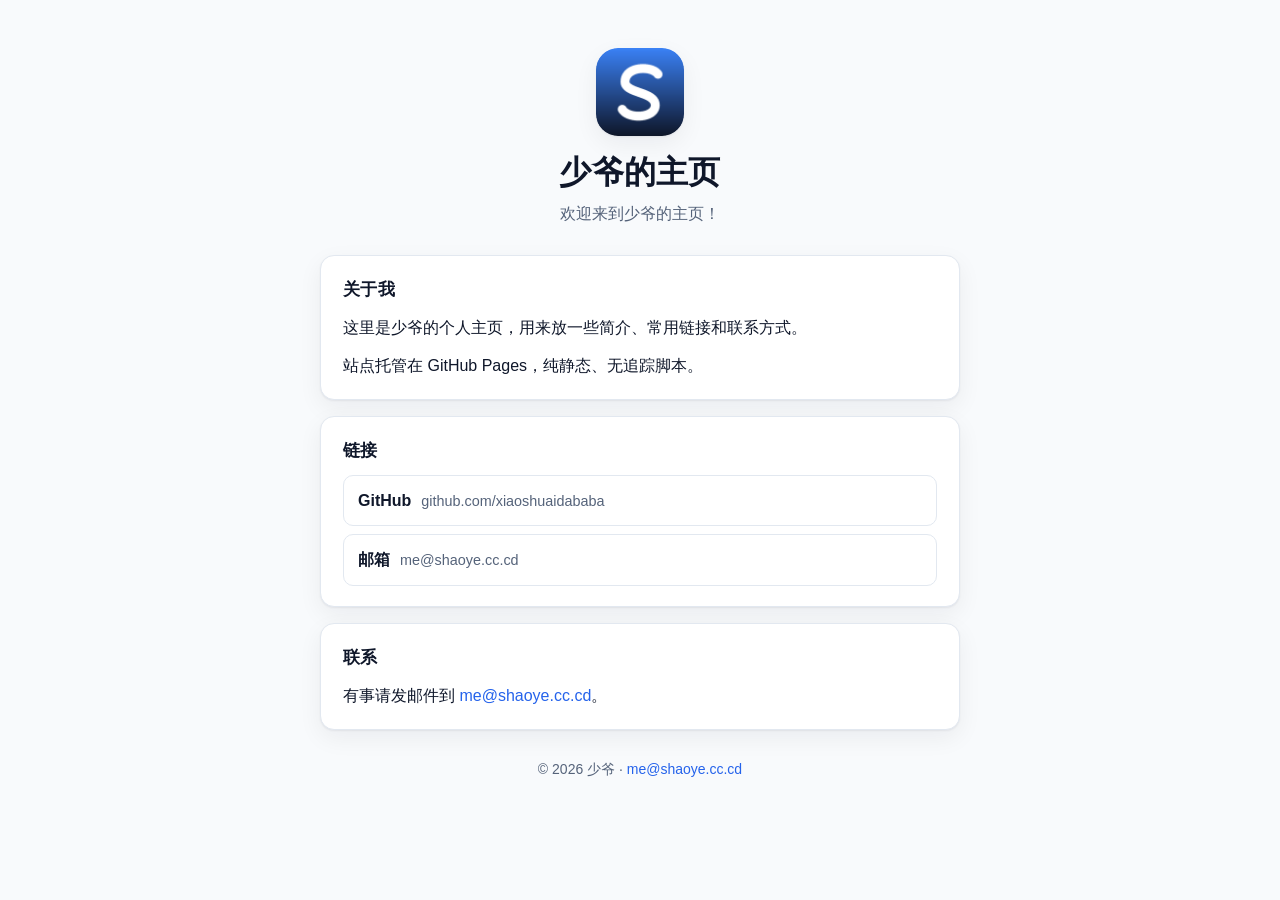
<file: index.html>
<!DOCTYPE html>
<html lang="zh-CN">
<head>
<meta charset="UTF-8">
<meta name="viewport" content="width=device-width, initial-scale=1">
<title>少爷的主页</title>
<meta name="description" content="少爷的个人主页：简介、常用链接与联系方式。">
<meta name="author" content="少爷">
<meta name="theme-color" content="#0f172a" media="(prefers-color-scheme: dark)">
<meta name="theme-color" content="#f8fafc" media="(prefers-color-scheme: light)">
<link rel="canonical" href="https://shaoye.cc.cd/">

<!-- Open Graph / 社交分享 -->
<meta property="og:type" content="website">
<meta property="og:site_name" content="少爷的主页">
<meta property="og:title" content="少爷的主页">
<meta property="og:description" content="少爷的个人主页：简介、常用链接与联系方式。">
<meta property="og:url" content="https://shaoye.cc.cd/">
<meta property="og:image" content="https://shaoye.cc.cd/og-image.png">
<meta property="og:image:width" content="1200">
<meta property="og:image:height" content="630">
<meta property="og:locale" content="zh_CN">
<meta name="twitter:card" content="summary_large_image">
<meta name="twitter:title" content="少爷的主页">
<meta name="twitter:description" content="少爷的个人主页：简介、常用链接与联系方式。">
<meta name="twitter:image" content="https://shaoye.cc.cd/og-image.png">

<!-- 图标 -->
<link rel="icon" href="/favicon.svg" type="image/svg+xml">
<link rel="icon" href="/favicon.ico" sizes="any">
<link rel="apple-touch-icon" href="/apple-touch-icon.png">

<link rel="stylesheet" href="/assets/style.css">
</head>
<body>
<a class="skip-link" href="#main">跳到主要内容</a>

<main id="main" class="wrap">
  <header class="hero">
    <img class="avatar" src="/apple-touch-icon.png" width="88" height="88" alt="少爷的站点图标" loading="eager">
    <h1>少爷的主页</h1>
    <p class="tagline">欢迎来到少爷的主页！</p>
  </header>

  <section class="card" aria-labelledby="about-h">
    <h2 id="about-h">关于我</h2>
    <p>这里是少爷的个人主页，用来放一些简介、常用链接和联系方式。</p>
    <p>站点托管在 GitHub Pages，纯静态、无追踪脚本。</p>
  </section>

  <section class="card" aria-labelledby="links-h">
    <h2 id="links-h">链接</h2>
    <ul class="links">
      <li>
        <a href="https://github.com/xiaoshuaidababa" rel="me noopener noreferrer" target="_blank">
          <span class="lk-name">GitHub</span>
          <span class="lk-desc">github.com/xiaoshuaidababa</span>
        </a>
      </li>
      <li>
        <a href="mailto:me@shaoye.cc.cd">
          <span class="lk-name">邮箱</span>
          <span class="lk-desc">me@shaoye.cc.cd</span>
        </a>
      </li>
    </ul>
  </section>

  <section class="card" aria-labelledby="contact-h">
    <h2 id="contact-h">联系</h2>
    <p>有事请发邮件到 <a href="mailto:me@shaoye.cc.cd">me@shaoye.cc.cd</a>。</p>
  </section>
</main>

<footer class="site-footer">
  <p>© <span id="y">2026</span> 少爷 · <a href="mailto:me@shaoye.cc.cd">me@shaoye.cc.cd</a></p>
</footer>

<script>document.getElementById('y').textContent = new Date().getFullYear();</script>
</body>
</html>
</file>
<file: assets/style.css>
:root {
  --bg: #f8fafc;
  --bg-card: #ffffff;
  --fg: #0f172a;
  --fg-muted: #55637a;
  --border: #e2e8f0;
  --accent: #2563eb;
  --accent-fg: #ffffff;
  --shadow: 0 1px 2px rgba(15, 23, 42, .06), 0 8px 24px rgba(15, 23, 42, .06);
  --radius: 14px;
}

@media (prefers-color-scheme: dark) {
  :root {
    --bg: #0b1220;
    --bg-card: #131c2e;
    --fg: #e8eef9;
    --fg-muted: #9aa8bf;
    --border: #22304a;
    --accent: #60a5fa;
    --accent-fg: #08111f;
    --shadow: 0 1px 2px rgba(0, 0, 0, .4), 0 10px 30px rgba(0, 0, 0, .35);
  }
}

*, *::before, *::after { box-sizing: border-box; }

html { -webkit-text-size-adjust: 100%; }

body {
  margin: 0;
  padding: 40px 20px 32px;
  background: var(--bg);
  color: var(--fg);
  font-family: -apple-system, BlinkMacSystemFont, "Segoe UI", "PingFang SC",
               "Hiragino Sans GB", "Microsoft YaHei", "Noto Sans CJK SC",
               "Source Han Sans SC", Roboto, Helvetica, Arial, sans-serif;
  font-size: 16px;
  line-height: 1.7;
  display: flex;
  flex-direction: column;
  align-items: center;
  min-height: 100vh;
}

.wrap { width: 100%; max-width: 640px; }

/* 跳转链接（无障碍） */
.skip-link {
  position: absolute;
  left: -9999px;
  top: 0;
  background: var(--accent);
  color: var(--accent-fg);
  padding: 10px 16px;
  border-radius: 0 0 8px 0;
  z-index: 10;
}
.skip-link:focus { left: 0; }

.hero { text-align: center; padding: 8px 0 28px; }

.avatar {
  display: block;
  margin: 0 auto 16px;
  border-radius: 22px;
  box-shadow: var(--shadow);
}

h1 {
  margin: 0 0 6px;
  font-size: clamp(1.6rem, 5vw, 2rem);
  letter-spacing: .01em;
  line-height: 1.3;
}

.tagline { margin: 0; color: var(--fg-muted); }

.card {
  background: var(--bg-card);
  border: 1px solid var(--border);
  border-radius: var(--radius);
  box-shadow: var(--shadow);
  padding: 20px 22px;
  margin-bottom: 16px;
}

.card h2 {
  margin: 0 0 10px;
  font-size: 1.05rem;
  letter-spacing: .02em;
}

.card p { margin: 0 0 10px; }
.card p:last-child { margin-bottom: 0; }

a { color: var(--accent); text-decoration: none; }
a:hover, a:focus { text-decoration: underline; }

a:focus-visible,
.skip-link:focus-visible {
  outline: 3px solid var(--accent);
  outline-offset: 2px;
  border-radius: 6px;
}

.links { list-style: none; margin: 0; padding: 0; }

.links li + li { margin-top: 8px; }

.links a {
  display: flex;
  flex-wrap: wrap;
  align-items: baseline;
  gap: 4px 10px;
  padding: 11px 14px;
  border: 1px solid var(--border);
  border-radius: 10px;
  color: var(--fg);
  transition: border-color .15s ease, transform .15s ease;
}
.links a:hover,
.links a:focus {
  border-color: var(--accent);
  text-decoration: none;
  transform: translateY(-1px);
}

.lk-name { font-weight: 600; }
.lk-desc { color: var(--fg-muted); font-size: .9rem; }

.site-footer {
  width: 100%;
  max-width: 640px;
  margin-top: 12px;
  text-align: center;
  color: var(--fg-muted);
  font-size: .875rem;
}
.site-footer p { margin: 0; }

@media (max-width: 480px) {
  body { padding: 24px 14px 24px; }
  .card { padding: 17px 16px; }
}

@media (prefers-reduced-motion: reduce) {
  * { transition: none !important; }
}
</file>
